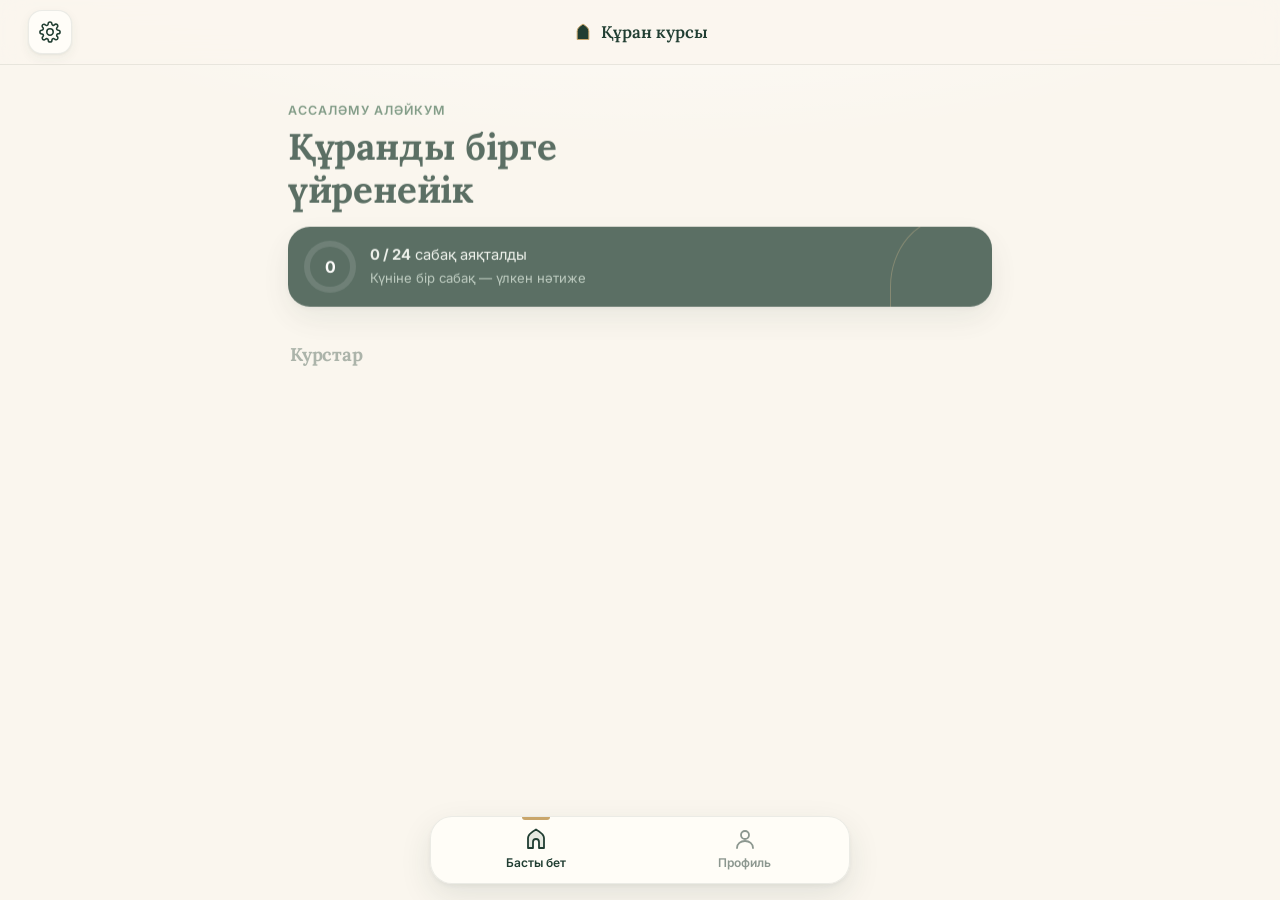
<file: index.html>
<!doctype html>
<html lang="kk">
<head>
  <meta charset="utf-8">
  <meta name="viewport" content="width=device-width, initial-scale=1">
  <title>Құран курсы</title>
  <meta http-equiv="refresh" content="0; url=quran-course/">
  <link rel="canonical" href="quran-course/">
</head>
<body style="background:#FAF6EE;color:#213E32;font-family:system-ui,sans-serif;padding:24px">
  <p><a href="quran-course/">Құран курсына өту</a></p>
</body>
</html>
</file>
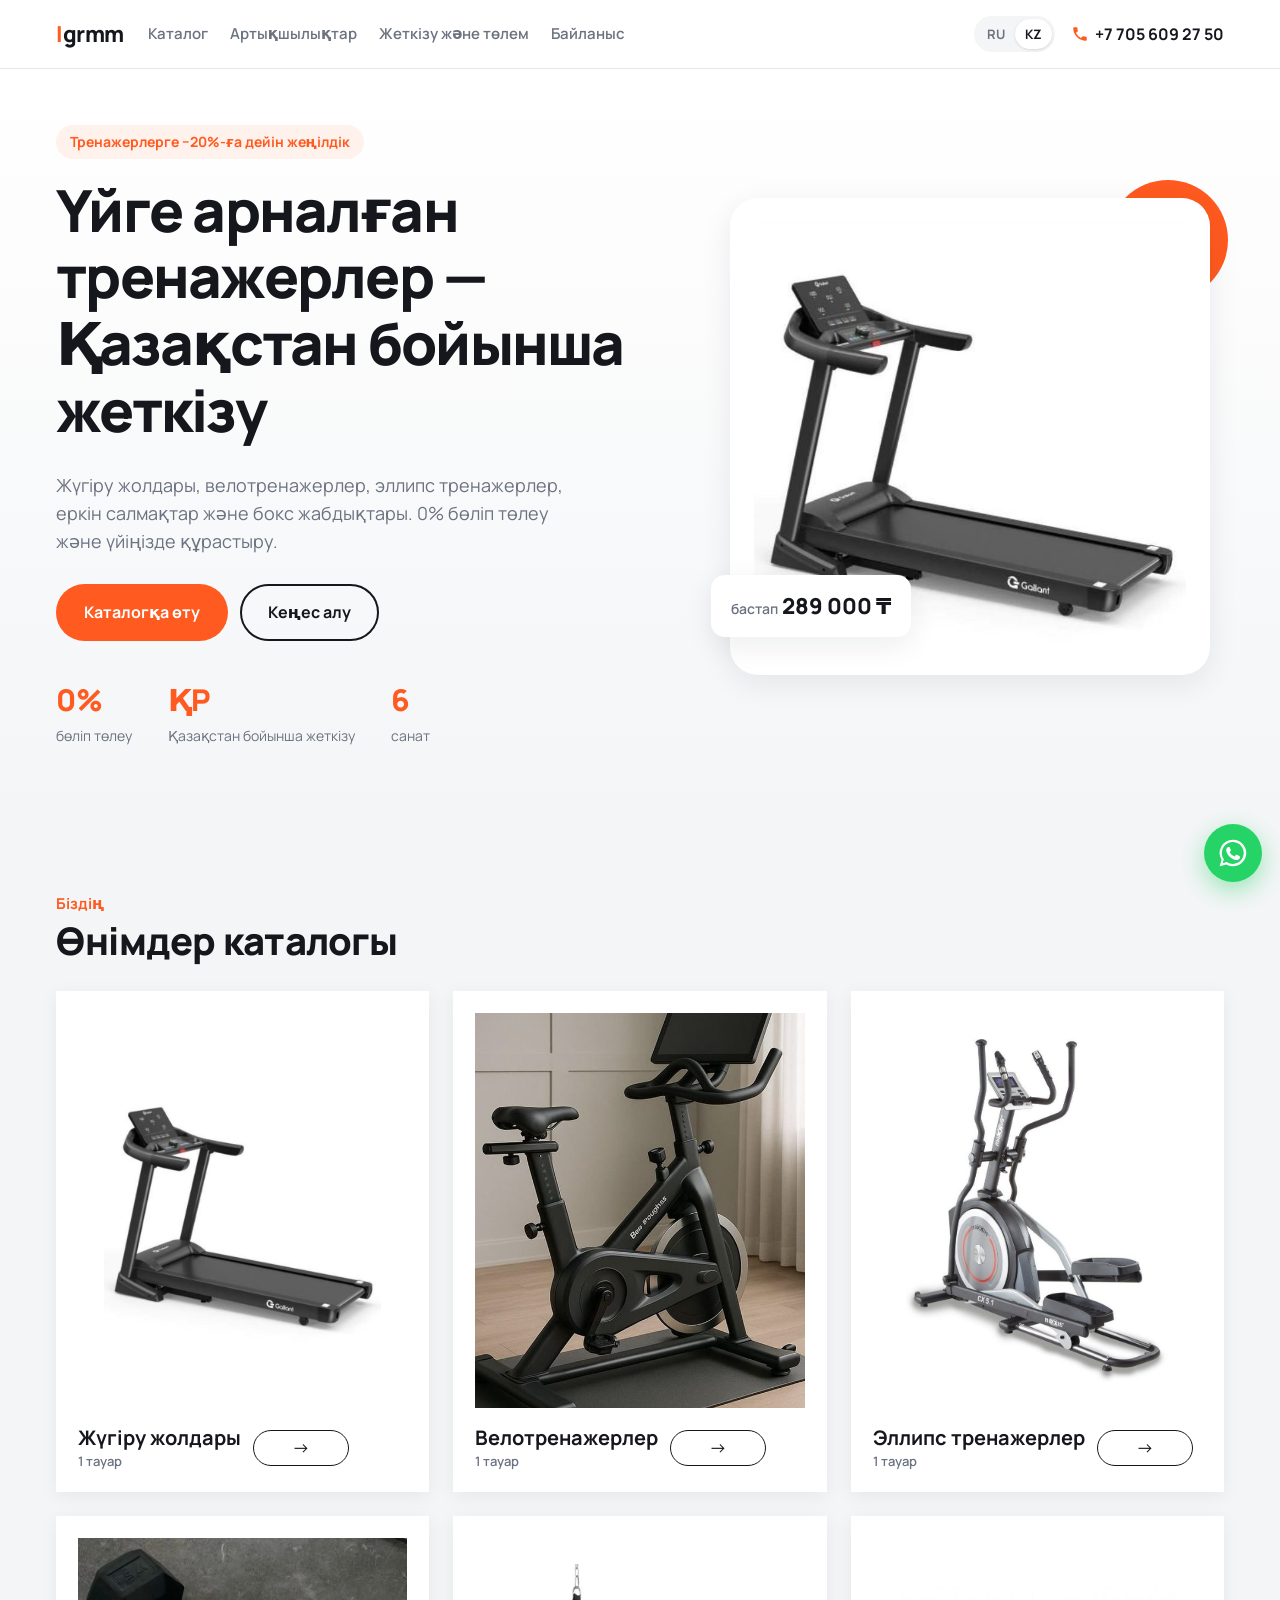
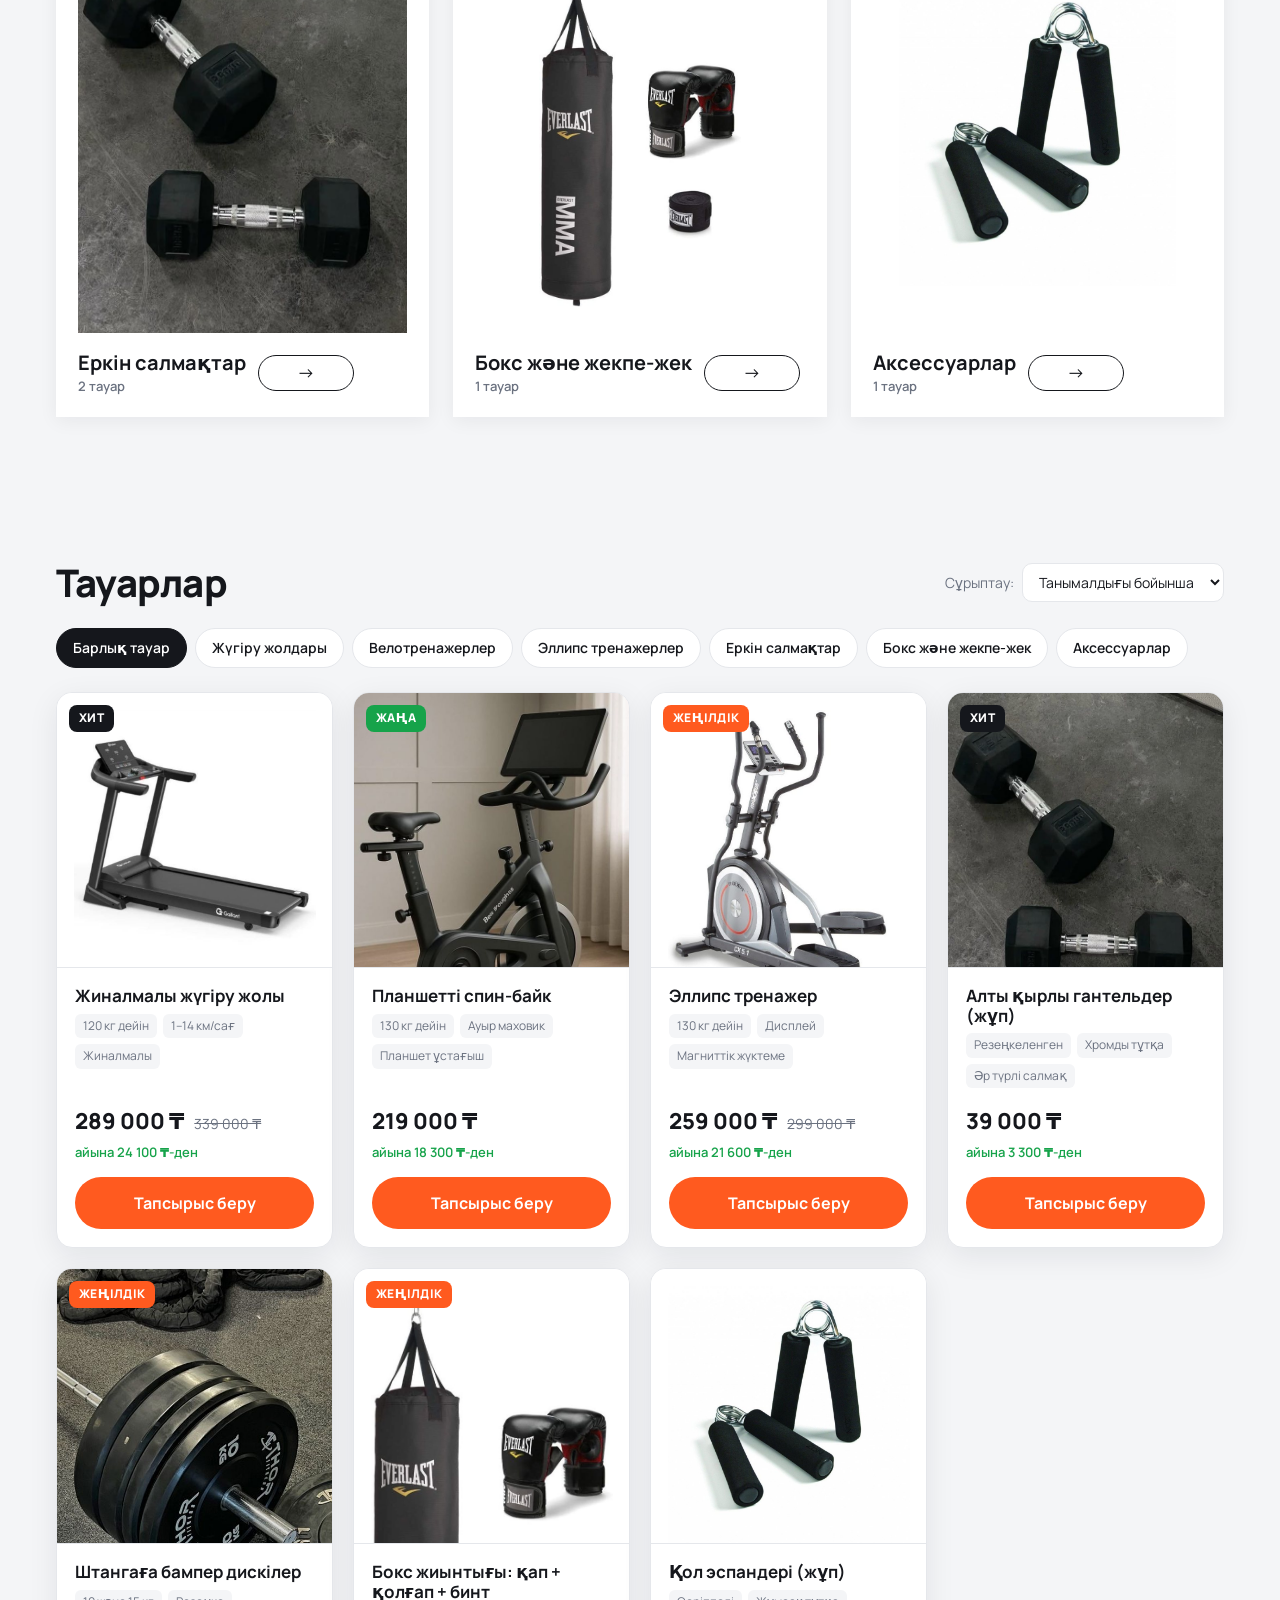
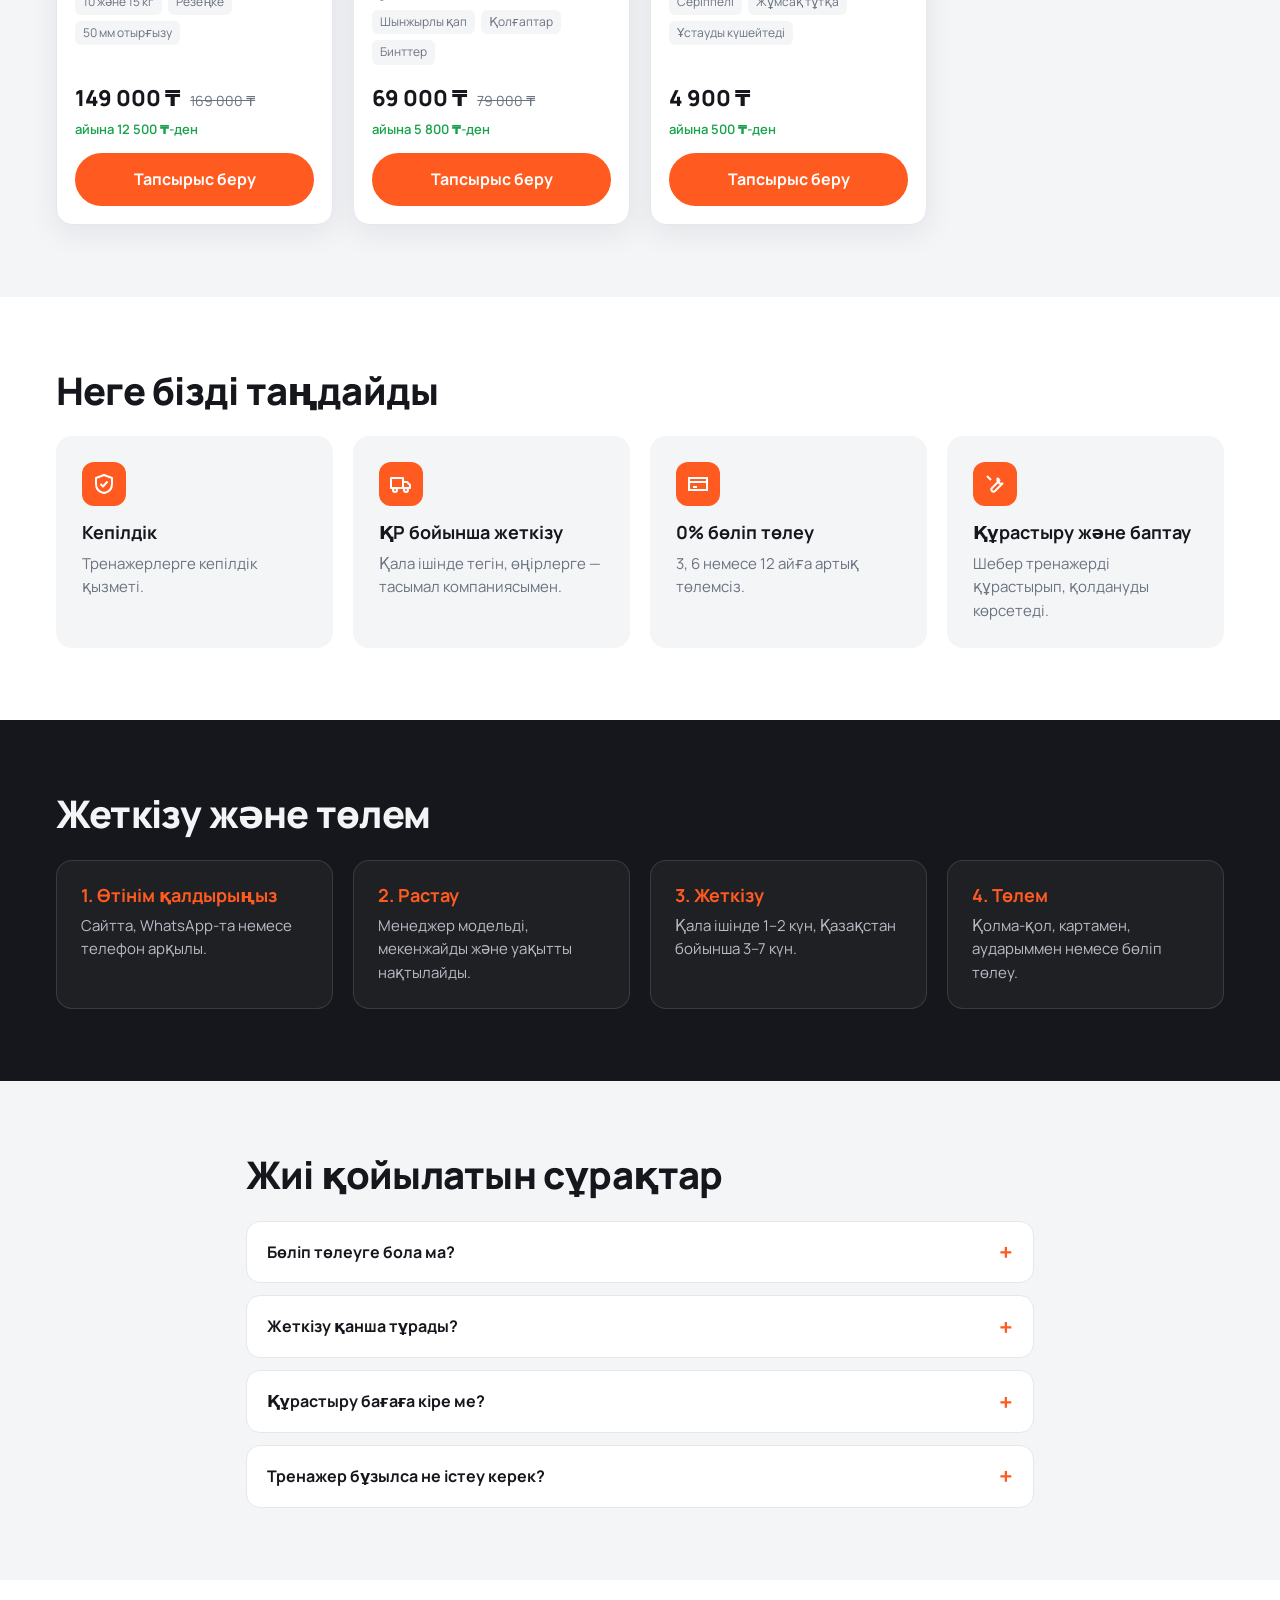
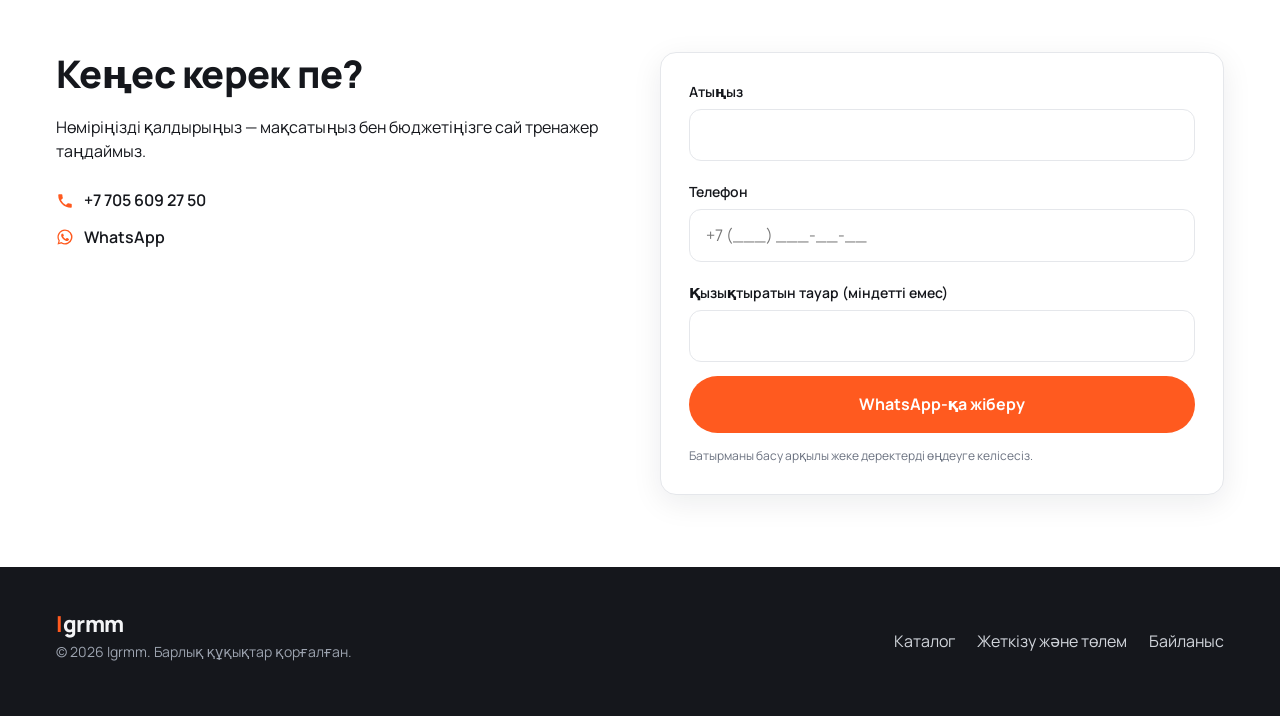
<file: igrmm/index.html>
<!doctype html>
<html lang="ru">
<head>
  <meta charset="utf-8">
  <meta name="viewport" content="width=device-width, initial-scale=1">
  <title>Igrmm — тренажёры для дома</title>
  <meta name="description" content="Беговые дорожки, велотренажёры и силовое оборудование с доставкой по Казахстану. Гарантия, рассрочка 0%.">
  <link rel="preconnect" href="https://fonts.googleapis.com">
  <link rel="preconnect" href="https://fonts.gstatic.com" crossorigin>
  <link href="https://fonts.googleapis.com/css2?family=Manrope:wght@400;600;700;800&display=swap" rel="stylesheet">
  <link rel="stylesheet" href="styles.css">
</head>
<body>

<!-- SVG иконкалар -->
<svg width="0" height="0" style="position:absolute" aria-hidden="true">
  <defs>
    <symbol id="i-treadmill" viewBox="0 0 64 64"><g fill="none" stroke="currentColor" stroke-width="3" stroke-linecap="round" stroke-linejoin="round"><path d="M8 50h40l8-6"/><path d="M12 50l6-6h30"/><path d="M44 44l6-30h6"/><circle cx="34" cy="14" r="4"/><path d="M32 20l-4 10 6 4-2 8M28 30l-6 2M34 24l6 4"/></g></symbol>
    <symbol id="i-bike" viewBox="0 0 64 64"><g fill="none" stroke="currentColor" stroke-width="3" stroke-linecap="round" stroke-linejoin="round"><circle cx="22" cy="42" r="10"/><path d="M22 42l12-18h8M30 30l10 20H16M40 50h10M18 24h10M44 18v6"/></g></symbol>
    <symbol id="i-elliptical" viewBox="0 0 64 64"><g fill="none" stroke="currentColor" stroke-width="3" stroke-linecap="round" stroke-linejoin="round"><ellipse cx="22" cy="44" rx="10" ry="6"/><path d="M10 54h44M22 44l20-6M42 38l6-26M48 12l-8-2M42 38l6 16"/></g></symbol>
    <symbol id="i-strength" viewBox="0 0 64 64"><g fill="none" stroke="currentColor" stroke-width="3" stroke-linecap="round" stroke-linejoin="round"><path d="M18 32h28"/><rect x="8" y="22" width="8" height="20" rx="2"/><rect x="48" y="22" width="8" height="20" rx="2"/><path d="M4 28v8M60 28v8"/></g></symbol>
    <symbol id="i-accessory" viewBox="0 0 64 64"><g fill="none" stroke="currentColor" stroke-width="3" stroke-linecap="round" stroke-linejoin="round"><path d="M20 20h24v8a12 12 0 0 1-24 0z"/><path d="M26 20v-6h12v6M26 52h12l-2-14h-8z"/></g></symbol>
    <symbol id="i-all" viewBox="0 0 64 64"><g fill="none" stroke="currentColor" stroke-width="3"><rect x="10" y="10" width="18" height="18" rx="4"/><rect x="36" y="10" width="18" height="18" rx="4"/><rect x="10" y="36" width="18" height="18" rx="4"/><rect x="36" y="36" width="18" height="18" rx="4"/></g></symbol>
    <symbol id="i-shield" viewBox="0 0 24 24"><path fill="none" stroke="currentColor" stroke-width="2" stroke-linejoin="round" d="M12 3l8 3v6c0 5-3.5 8-8 9-4.5-1-8-4-8-9V6z M8.5 12l2.5 2.5 4.5-5"/></symbol>
    <symbol id="i-truck" viewBox="0 0 24 24"><path fill="none" stroke="currentColor" stroke-width="2" stroke-linejoin="round" d="M2 6h12v10H2zM14 10h4l3 3v3h-7z"/><circle cx="6" cy="18" r="2" fill="none" stroke="currentColor" stroke-width="2"/><circle cx="17" cy="18" r="2" fill="none" stroke="currentColor" stroke-width="2"/></symbol>
    <symbol id="i-card" viewBox="0 0 24 24"><path fill="none" stroke="currentColor" stroke-width="2" d="M3 6h18v12H3zM3 10h18M7 15h4"/></symbol>
    <symbol id="i-tool" viewBox="0 0 24 24"><path fill="none" stroke="currentColor" stroke-width="2" stroke-linejoin="round" d="M14.5 6.5a4 4 0 0 0 5 5L12 19a2.1 2.1 0 0 1-3-3l7.5-7.5a4 4 0 0 0-2-2z M4 4l4 4"/></symbol>
    <symbol id="i-phone" viewBox="0 0 24 24"><path fill="currentColor" d="M6.6 10.8a15 15 0 0 0 6.6 6.6l2.2-2.2c.3-.3.7-.4 1-.2 1.1.4 2.3.6 3.6.6.6 0 1 .4 1 1V20c0 .6-.4 1-1 1A17 17 0 0 1 3 4c0-.6.4-1 1-1h3.5c.6 0 1 .4 1 1 0 1.3.2 2.5.6 3.6.1.3 0 .7-.2 1z"/></symbol>
    <symbol id="i-wa" viewBox="0 0 24 24"><path fill="currentColor" d="M12 2a10 10 0 0 0-8.6 15.1L2 22l5-1.3A10 10 0 1 0 12 2zm0 18.2c-1.6 0-3.1-.4-4.4-1.2l-.3-.2-3 .8.8-2.9-.2-.3A8.2 8.2 0 1 1 12 20.2zm4.5-6.1c-.2-.1-1.5-.7-1.7-.8-.2-.1-.4-.1-.6.1l-.8 1c-.1.2-.3.2-.5.1a6.7 6.7 0 0 1-3.3-2.9c-.3-.4.3-.4.8-1.4.1-.2 0-.3 0-.5l-.8-1.8c-.2-.5-.4-.4-.6-.4h-.5c-.2 0-.5.1-.7.3-.2.3-.9.9-.9 2.2s.9 2.5 1 2.7c.1.2 1.8 2.8 4.4 3.9 1.6.7 2.3.8 3.1.6.5-.1 1.5-.6 1.7-1.2.2-.6.2-1.1.2-1.2-.1-.1-.3-.2-.5-.3z"/></symbol>
    <symbol id="i-ig" viewBox="0 0 24 24"><g fill="none" stroke="currentColor" stroke-width="2"><rect x="3" y="3" width="18" height="18" rx="5"/><circle cx="12" cy="12" r="4"/><circle cx="17.5" cy="6.5" r="1" fill="currentColor"/></g></symbol>
    <symbol id="i-star" viewBox="0 0 24 24"><path fill="currentColor" d="M12 2l3 6.5 7 .8-5.2 4.8 1.4 7L12 17.6 5.8 21l1.4-7L2 9.3l7-.8z"/></symbol>
  </defs>
</svg>

<header class="header" id="top">
  <div class="container header__row">
    <a href="#top" class="logo" data-brand>Igrmm</a>
    <nav class="nav" id="nav">
      <a href="#catalog" data-i18n="nav.catalog">Каталог</a>
      <a href="#benefits" data-i18n="nav.benefits">Преимущества</a>
      <a href="#delivery" data-i18n="nav.delivery">Доставка и оплата</a>
      <a href="#contacts" data-i18n="nav.contacts">Контакты</a>
    </nav>
    <div class="header__actions">
      <div class="lang" role="group" aria-label="Language">
        <button type="button" data-lang="ru" class="is-active">RU</button>
        <button type="button" data-lang="kz">KZ</button>
      </div>
      <a class="header__phone" data-phone-link href="tel:+77056092750">
        <svg class="ic"><use href="#i-phone"/></svg><span data-phone>+7 705 609 27 50</span>
      </a>
      <button class="burger" id="burger" aria-label="Menu" aria-expanded="false"><span></span><span></span><span></span></button>
    </div>
  </div>
</header>

<main>
  <!-- HERO -->
  <section class="hero">
    <div class="container hero__grid">
      <div class="hero__content">
        <span class="pill" data-i18n="hero.tag">Скидки до −20% на тренажёры</span>
        <h1 data-i18n="hero.title">Тренажёры для дома с доставкой по Казахстану</h1>
        <p class="hero__text" data-i18n="hero.text">Беговые дорожки, велотренажёры и силовое оборудование.</p>
        <div class="hero__btns">
          <a href="#catalog" class="btn btn--primary" data-i18n="hero.cta1">Перейти в каталог</a>
          <a href="#contacts" class="btn btn--ghost" data-i18n="hero.cta2">Получить консультацию</a>
        </div>
        <ul class="hero__stats">
          <li><b>0%</b><span data-i18n="hero.stat3">рассрочка</span></li>
          <li><b data-i18n="hero.stat1v">РК</b><span data-i18n="hero.stat1">доставка по Казахстану</span></li>
          <li><b data-cat-count>6</b><span data-i18n="hero.stat2">категорий</span></li>
        </ul>
      </div>
      <div class="hero__visual">
        <img src="img/treadmill.jpg" alt="" width="719" height="714">
        <div class="hero__price"><small data-i18n="hero.from">от</small> <span data-min-price="treadmill"></span></div>
      </div>
    </div>
  </section>

  <!-- CATEGORIES -->
  <section class="section" id="categories">
    <div class="container">
      <span class="eyebrow" data-i18n="cats.eyebrow">Наш</span>
      <h2 data-i18n="cats.title">Каталог продукции</h2>
      <div class="cats" id="cats"></div>
    </div>
  </section>

  <!-- CATALOG -->
  <section class="section section--alt" id="catalog">
    <div class="container">
      <div class="catalog__head">
        <h2 data-i18n="catalog.title">Каталог</h2>
        <label class="sort">
          <span data-i18n="catalog.sort">Сортировка:</span>
          <select id="sort">
            <option value="popular" data-i18n="sort.popular">По популярности</option>
            <option value="asc" data-i18n="sort.asc">Сначала дешевле</option>
            <option value="desc" data-i18n="sort.desc">Сначала дороже</option>
          </select>
        </label>
      </div>
      <div class="chips" id="chips" role="group"></div>
      <div class="grid" id="products"></div>
    </div>
  </section>

  <!-- BENEFITS -->
  <section class="section" id="benefits">
    <div class="container">
      <h2 data-i18n="benefits.title">Почему выбирают нас</h2>
      <div class="benefits">
        <div class="benefit"><svg class="benefit__ic"><use href="#i-shield"/></svg><h3 data-i18n="b1.t"></h3><p data-i18n="b1.d"></p></div>
        <div class="benefit"><svg class="benefit__ic"><use href="#i-truck"/></svg><h3 data-i18n="b2.t"></h3><p data-i18n="b2.d"></p></div>
        <div class="benefit"><svg class="benefit__ic"><use href="#i-card"/></svg><h3 data-i18n="b3.t"></h3><p data-i18n="b3.d"></p></div>
        <div class="benefit"><svg class="benefit__ic"><use href="#i-tool"/></svg><h3 data-i18n="b4.t"></h3><p data-i18n="b4.d"></p></div>
      </div>
    </div>
  </section>

  <!-- DELIVERY -->
  <section class="section section--dark" id="delivery">
    <div class="container">
      <h2 data-i18n="delivery.title">Доставка и оплата</h2>
      <ol class="steps">
        <li><h3 data-i18n="d1.t"></h3><p data-i18n="d1.d"></p></li>
        <li><h3 data-i18n="d2.t"></h3><p data-i18n="d2.d"></p></li>
        <li><h3 data-i18n="d3.t"></h3><p data-i18n="d3.d"></p></li>
        <li><h3 data-i18n="d4.t"></h3><p data-i18n="d4.d"></p></li>
      </ol>
    </div>
  </section>

  <!-- FAQ -->
  <section class="section section--alt" id="faq">
    <div class="container container--narrow">
      <h2 data-i18n="faq.title">Частые вопросы</h2>
      <div class="faq">
        <details><summary data-i18n="q1"></summary><p data-i18n="a1"></p></details>
        <details><summary data-i18n="q2"></summary><p data-i18n="a2"></p></details>
        <details><summary data-i18n="q3"></summary><p data-i18n="a3"></p></details>
        <details><summary data-i18n="q4"></summary><p data-i18n="a4"></p></details>
      </div>
    </div>
  </section>

  <!-- LEAD FORM -->
  <section class="section" id="contacts">
    <div class="container lead">
      <div class="lead__info">
        <h2 data-i18n="form.title">Нужна консультация?</h2>
        <p data-i18n="form.text"></p>
        <ul class="contacts">
          <li><svg class="ic"><use href="#i-phone"/></svg><a data-phone-link data-phone href="tel:+77056092750">+7 705 609 27 50</a></li>
          <li><svg class="ic"><use href="#i-wa"/></svg><a data-wa-link target="_blank" rel="noopener" href="#">WhatsApp</a></li>
          <li data-ig-item><svg class="ic"><use href="#i-ig"/></svg><a data-ig-link target="_blank" rel="noopener" href="#">Instagram</a></li>
          <li data-address-item><span class="muted" data-address></span></li>
          <li data-hours-item><span class="muted" data-hours></span></li>
        </ul>
      </div>
      <form class="form card" id="leadForm" novalidate></form>
    </div>
  </section>
</main>

<footer class="footer">
  <div class="container footer__row">
    <div>
      <div class="logo" data-brand>Igrmm</div>
      <p class="muted small">© <span id="year"></span> <span data-brand>Igrmm</span>. <span data-i18n="footer.rights"></span></p>
    </div>
    <nav class="footer__nav">
      <a href="#catalog" data-i18n="footer.catalog"></a>
      <a href="#delivery" data-i18n="nav.delivery"></a>
      <a href="#contacts" data-i18n="footer.contacts"></a>
    </nav>
  </div>
</footer>

<!-- MODAL -->
<div class="modal" id="modal" hidden>
  <div class="modal__backdrop" data-close></div>
  <div class="modal__box card" role="dialog" aria-modal="true" aria-labelledby="modalTitle">
    <button class="modal__close" data-close aria-label="Close">×</button>
    <h3 id="modalTitle" data-i18n="modal.title">Оформить заказ</h3>
    <p class="modal__product" id="modalProduct"></p>
    <form class="form" id="modalForm" novalidate></form>
  </div>
</div>

<a class="wa-float" data-wa-link target="_blank" rel="noopener" href="#" aria-label="WhatsApp"><svg><use href="#i-wa"/></svg></a>

<script src="config.js"></script>
<script src="i18n.js"></script>
<script src="app.js"></script>
</body>
</html>
</file>
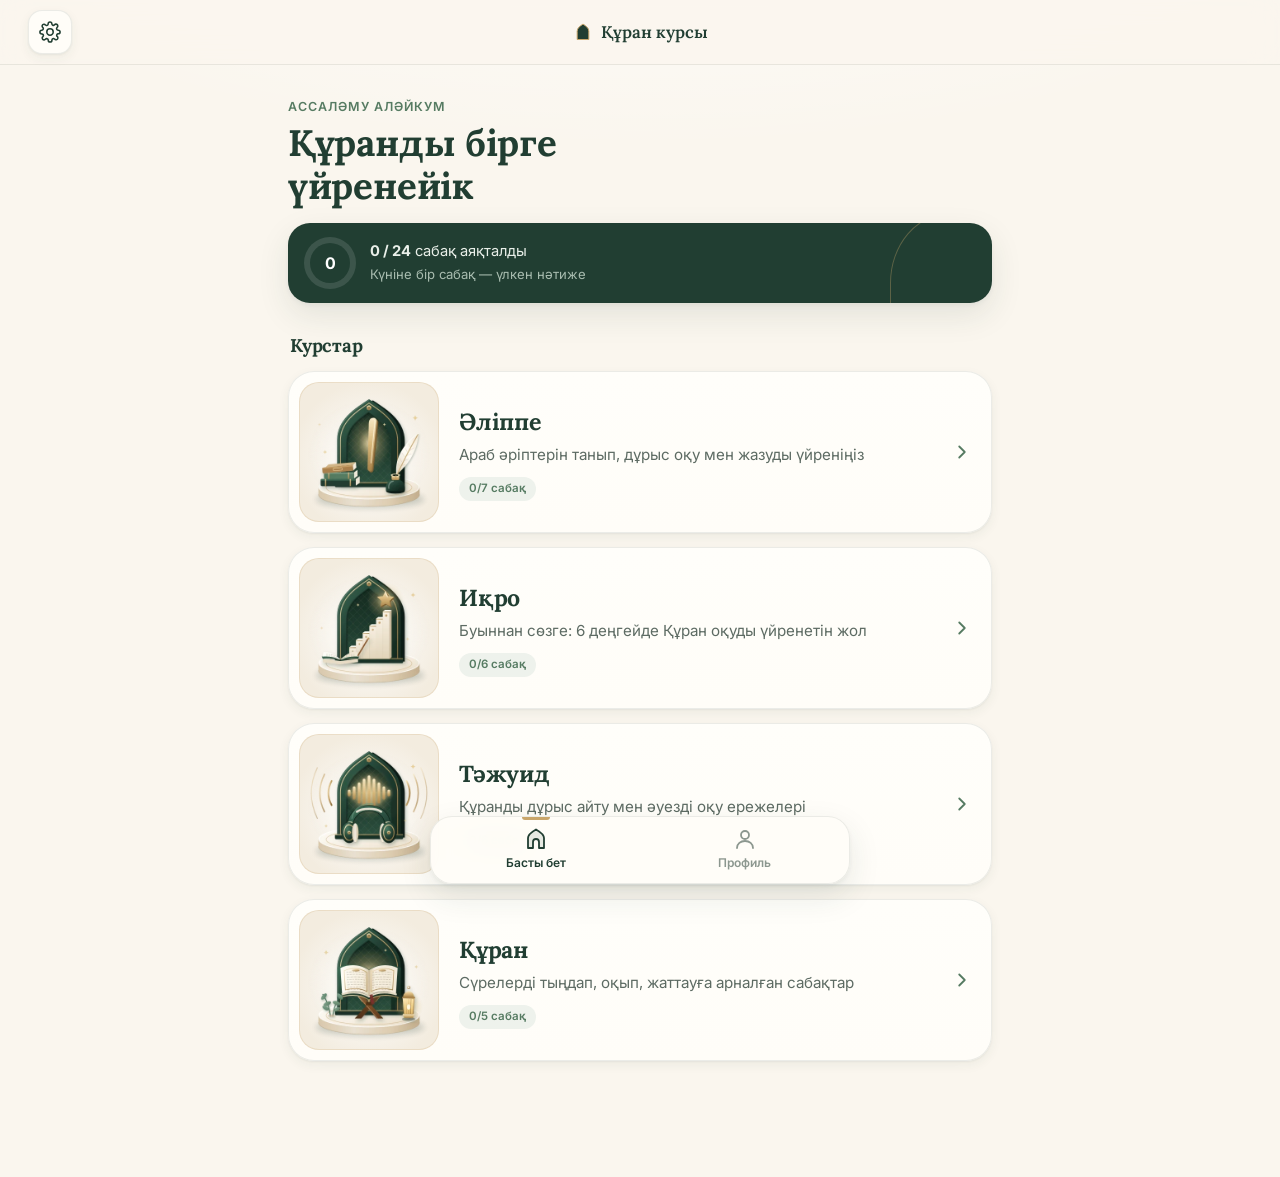
<file: quran-course/index.html>
<!doctype html>
<html lang="kk">
<head>
  <meta charset="utf-8">
  <meta name="viewport" content="width=device-width, initial-scale=1, viewport-fit=cover">
  <meta name="theme-color" content="#FAF6EE">
  <meta name="description" content="Құран курсы — Әліппе, Тәжуид және Құран сабақтары">
  <title>Құран курсы</title>
  <link rel="preconnect" href="https://fonts.googleapis.com">
  <link rel="preconnect" href="https://fonts.gstatic.com" crossorigin>
  <link href="https://fonts.googleapis.com/css2?family=Inter:wght@400;500;600;700&family=Lora:wght@500;600;700&family=Amiri:wght@400;700&display=swap" rel="stylesheet">
  <link rel="preload" as="image" type="image/webp" href="assets/illustrations/alippe-320.webp">
  <link rel="stylesheet" href="css/styles.css">
</head>
<body>

  <header class="topbar">
    <a class="icon-btn" href="#prefs" aria-label="Баптаулар" data-nav="settings">
      <svg viewBox="0 0 24 24" aria-hidden="true"><path d="M12 15.5a3.5 3.5 0 1 0 0-7 3.5 3.5 0 0 0 0 7Z"/><path d="M19.4 15a1.7 1.7 0 0 0 .3 1.8l.1.1a2 2 0 1 1-2.8 2.8l-.1-.1a1.7 1.7 0 0 0-1.8-.3 1.7 1.7 0 0 0-1 1.5V21a2 2 0 1 1-4 0v-.1a1.7 1.7 0 0 0-1.1-1.5 1.7 1.7 0 0 0-1.8.3l-.1.1a2 2 0 1 1-2.8-2.8l.1-.1a1.7 1.7 0 0 0 .3-1.8 1.7 1.7 0 0 0-1.5-1H3a2 2 0 1 1 0-4h.1a1.7 1.7 0 0 0 1.5-1.1 1.7 1.7 0 0 0-.3-1.8l-.1-.1a2 2 0 1 1 2.8-2.8l.1.1a1.7 1.7 0 0 0 1.8.3H9a1.7 1.7 0 0 0 1-1.5V3a2 2 0 1 1 4 0v.1a1.7 1.7 0 0 0 1 1.5 1.7 1.7 0 0 0 1.8-.3l.1-.1a2 2 0 1 1 2.8 2.8l-.1.1a1.7 1.7 0 0 0-.3 1.8V9a1.7 1.7 0 0 0 1.5 1H21a2 2 0 1 1 0 4h-.1a1.7 1.7 0 0 0-1.5 1Z"/></svg>
    </a>
    <div class="brand">
      <svg class="brand-arch" viewBox="0 0 24 24" aria-hidden="true"><path d="M5 21V11c0-3.6 3-5.8 7-8.5 4 2.7 7 4.9 7 8.5v10Z"/></svg>
      <span>Құран курсы</span>
    </div>
    <div class="streak" id="streak" title="Күн қатарынан" aria-live="polite"></div>
  </header>

  <main id="view" tabindex="-1" aria-live="polite"></main>

  <nav class="bottomnav" aria-label="Негізгі мәзір">
    <a href="#home" data-nav="home">
      <svg viewBox="0 0 24 24" aria-hidden="true"><path d="M4 21V11c0-3.2 2.8-5.5 8-8.5 5.2 3 8 5.3 8 8.5v10h-5v-6a3 3 0 0 0-6 0v6Z"/></svg>
      <span>Басты бет</span>
    </a>
    <a href="#profile" data-nav="profile">
      <svg viewBox="0 0 24 24" aria-hidden="true"><circle cx="12" cy="8" r="4"/><path d="M4 21c0-4.4 3.6-7 8-7s8 2.6 8 7"/></svg>
      <span>Профиль</span>
    </a>
  </nav>

  <div class="toast" id="toast" role="status" aria-live="polite"></div>

  <script src="js/data.js"></script>
  <script src="js/store.js"></script>
  <script src="js/app.js"></script>
</body>
</html>
</file>
<file: igrmm/styles.css>
:root {
  --bg: #ffffff;
  --bg-alt: #f4f5f7;
  --surface: #ffffff;
  --text: #15171c;
  --muted: #6b7280;
  --border: #e5e7eb;
  --accent: #ff5a1f;
  --accent-hover: #e94a10;
  --accent-soft: #fff1eb;
  --dark: #15171c;
  --dark-text: #f3f4f6;
  --success: #16a34a;
  --danger: #dc2626;
  --radius: 16px;
  --shadow: 0 8px 30px rgba(17, 24, 39, .08);
  --container: 1200px;
}

* { box-sizing: border-box; }
[hidden] { display: none !important; }
html { scroll-behavior: smooth; scroll-padding-top: 80px; }
body {
  margin: 0;
  font-family: "Manrope", system-ui, -apple-system, "Segoe UI", Roboto, sans-serif;
  color: var(--text);
  background: var(--bg);
  line-height: 1.55;
  -webkit-font-smoothing: antialiased;
}
img, svg { display: block; max-width: 100%; }
a { color: inherit; text-decoration: none; }
h1, h2, h3 { line-height: 1.15; margin: 0 0 .5em; }
h2 { font-size: clamp(26px, 3.2vw, 38px); font-weight: 800; letter-spacing: -.02em; }
h3 { font-size: 18px; font-weight: 700; }
p { margin: 0 0 1em; }
.muted { color: var(--muted); }
.small { font-size: 14px; }

.container { width: 100%; max-width: var(--container); margin: 0 auto; padding: 0 16px; }
.container--narrow { max-width: 820px; }
.section { padding: 72px 0; }
.section--alt { background: var(--bg-alt); }
.section--dark { background: var(--dark); color: var(--dark-text); }
.card { background: var(--surface); border: 1px solid var(--border); border-radius: var(--radius); box-shadow: var(--shadow); }
.ic { width: 18px; height: 18px; flex: none; }

/* Buttons */
.btn {
  display: inline-flex; align-items: center; justify-content: center; gap: 8px;
  padding: 14px 26px; border-radius: 999px; border: 2px solid transparent;
  font: inherit; font-weight: 700; cursor: pointer; transition: .2s;
}
.btn--primary { background: var(--accent); color: #fff; }
.btn--primary:hover { background: var(--accent-hover); transform: translateY(-1px); }
.btn--ghost { border-color: var(--text); }
.btn--ghost:hover { background: var(--text); color: #fff; }
.btn--block { width: 100%; }
.pill {
  display: inline-block; padding: 6px 14px; border-radius: 999px;
  background: var(--accent-soft); color: var(--accent); font-weight: 700; font-size: 14px;
}

/* Header */
.header {
  position: sticky; top: env(safe-area-inset-top, 0px); z-index: 50;
  background: rgba(255, 255, 255, .92); backdrop-filter: blur(10px);
  border-bottom: 1px solid var(--border);
}
.header__row { display: flex; align-items: center; gap: 24px; height: 68px; }
.logo { font-weight: 800; font-size: 22px; letter-spacing: -.02em; white-space: nowrap; }
.logo::first-letter { color: var(--accent); }
.nav { display: flex; gap: 22px; margin-right: auto; }
.nav a { font-weight: 600; font-size: 15px; color: var(--muted); transition: color .2s; }
.nav a:hover { color: var(--text); }
.header__actions { display: flex; align-items: center; gap: 16px; margin-left: auto; }
.header__phone { display: flex; align-items: center; gap: 6px; font-weight: 700; white-space: nowrap; }
.header__phone .ic { color: var(--accent); }
.lang { display: flex; background: var(--bg-alt); border-radius: 999px; padding: 3px; }
.lang button {
  border: 0; background: none; font: inherit; font-size: 13px; font-weight: 700;
  padding: 5px 10px; border-radius: 999px; cursor: pointer; color: var(--muted);
}
.lang button.is-active { background: var(--surface); color: var(--text); box-shadow: 0 1px 3px rgba(0,0,0,.12); }
.burger { display: none; width: 40px; height: 40px; border: 0; background: none; cursor: pointer; padding: 8px; }
.burger span { display: block; height: 2px; background: var(--text); margin: 5px 0; border-radius: 2px; transition: .25s; }
.burger[aria-expanded="true"] span:nth-child(1) { transform: translateY(7px) rotate(45deg); }
.burger[aria-expanded="true"] span:nth-child(2) { opacity: 0; }
.burger[aria-expanded="true"] span:nth-child(3) { transform: translateY(-7px) rotate(-45deg); }

/* Hero */
.hero { padding: 56px 0 72px; background: linear-gradient(180deg, #fff 0%, var(--bg-alt) 100%); overflow: hidden; }
.hero__grid { position: relative; z-index: 0; display: grid; grid-template-columns: 1.1fr .9fr; gap: 40px; align-items: center; }
.hero h1 { font-size: clamp(32px, 5vw, 58px); font-weight: 800; letter-spacing: -.03em; margin-top: 18px; }
.hero__text { font-size: 18px; color: var(--muted); max-width: 540px; }
.hero__btns { display: flex; flex-wrap: wrap; gap: 12px; margin: 28px 0 36px; }
.hero__stats { list-style: none; padding: 0; margin: 0; display: flex; gap: 36px; flex-wrap: wrap; }
.hero__stats b { display: block; font-size: 30px; font-weight: 800; color: var(--accent); }
.hero__stats span { font-size: 14px; color: var(--muted); }
.hero__visual {
  position: relative; max-width: 480px; justify-self: center; width: 100%;
  background: #fff; border-radius: 28px; padding: 24px; box-shadow: var(--shadow);
}
.hero__visual::before {
  content: ""; position: absolute; right: -18px; top: -18px; width: 120px; height: 120px;
  border-radius: 50%; background: var(--accent); z-index: -1;
}
.hero__visual img { width: 100%; height: auto; aspect-ratio: 719 / 714; object-fit: contain; }
.hero__price {
  position: absolute; left: -4%; bottom: 8%;
  background: var(--surface); padding: 14px 20px; border-radius: 14px; box-shadow: var(--shadow);
  font-weight: 800; font-size: 22px;
}
.hero__price small { font-weight: 600; color: var(--muted); font-size: 14px; }

/* Categories */
.eyebrow { display: block; color: var(--accent); font-weight: 700; font-size: 15px; margin-bottom: 4px; }
#categories { background: var(--bg-alt); }
.cats { display: grid; grid-template-columns: repeat(3, 1fr); gap: 24px; margin-top: 28px; }
.cat {
  display: flex; flex-direction: column; gap: 18px; text-align: left; padding: 22px;
  background: var(--surface); border: 0; box-shadow: 0 4px 18px rgba(17, 24, 39, .06);
  font: inherit; color: var(--text); cursor: pointer; transition: transform .2s, box-shadow .2s;
}
.cat:hover { transform: translateY(-4px); box-shadow: 0 14px 34px rgba(17, 24, 39, .12); }
.cat:focus-visible, .chip:focus-visible, .btn:focus-visible { outline: 3px solid var(--accent); outline-offset: 3px; }
.cat__img { display: block; aspect-ratio: 5 / 6; background: #f3f3f3; overflow: hidden; position: relative; }
.cat__img img { width: 100%; height: 100%; transition: transform .4s; }
.cat:hover .cat__img img { transform: scale(1.04); }
.cat__img svg { width: 40%; height: 40%; margin: 30% auto; color: #9aa1ad; }
.cat__foot { display: flex; align-items: center; justify-content: space-between; gap: 12px; }
.cat__name { font-size: 20px; font-weight: 700; line-height: 1.2; min-width: 0; }
.cat__name small { display: block; font-size: 13px; font-weight: 600; color: var(--muted); margin-top: 4px; }
.cat__arrow {
  flex: none; display: grid; place-items: center; width: 96px; height: 36px;
  border: 1.5px solid var(--text); border-radius: 999px; font-size: 18px; transition: .2s;
}
.cat:hover .cat__arrow { background: var(--accent); border-color: var(--accent); color: #fff; }
.fit-contain { object-fit: contain; background: #fff; padding: 8%; }
.fit-cover { object-fit: cover; }

/* Filter chips */
.chips { display: flex; flex-wrap: wrap; gap: 8px; margin-bottom: 24px; }
.chip {
  font: inherit; font-size: 14px; font-weight: 600; padding: 8px 16px; border-radius: 999px;
  border: 1.5px solid var(--border); background: var(--surface); color: var(--text); cursor: pointer; transition: .2s;
}
.chip:hover { border-color: var(--accent); }
.chip.is-active { background: var(--text); border-color: var(--text); color: #fff; }

/* Catalog */
.catalog__head { display: flex; justify-content: space-between; align-items: center; gap: 16px; flex-wrap: wrap; margin-bottom: 24px; }
.catalog__head h2 { margin: 0; }
.sort { display: flex; align-items: center; gap: 8px; font-size: 14px; color: var(--muted); }
.sort select { font: inherit; padding: 8px 12px; border-radius: 10px; border: 1px solid var(--border); background: var(--surface); color: var(--text); }
.grid { display: grid; grid-template-columns: repeat(auto-fill, minmax(250px, 1fr)); gap: 20px; }
.product { display: flex; flex-direction: column; overflow: hidden; transition: transform .2s, box-shadow .2s; }
.product:hover { transform: translateY(-4px); box-shadow: 0 14px 40px rgba(17,24,39,.12); }
.product__img { position: relative; aspect-ratio: 1; background: #fff; display: grid; place-items: center; overflow: hidden; border-bottom: 1px solid var(--border); }
.product__img img { width: 100%; height: 100%; }
.product__img .fit-contain { padding: 6%; }
.product__img svg { width: 45%; height: 45%; color: #9aa1ad; }
.badge { z-index: 1; position: absolute; top: 12px; left: 12px; padding: 4px 10px; border-radius: 8px; font-size: 12px; font-weight: 800; color: #fff; text-transform: uppercase; letter-spacing: .03em; }
.badge--sale { background: var(--accent); }
.badge--hit { background: var(--dark); }
.badge--new { background: var(--success); }
.product__body { padding: 18px; display: flex; flex-direction: column; flex: 1; }
.product__name { font-size: 17px; margin-bottom: 8px; }
.product__specs { list-style: none; padding: 0; margin: 0 0 16px; display: flex; flex-wrap: wrap; gap: 6px; }
.product__specs li { font-size: 12px; background: var(--bg-alt); padding: 3px 8px; border-radius: 6px; color: var(--muted); }
.product__price { margin-top: auto; display: flex; align-items: baseline; gap: 10px; flex-wrap: wrap; }
.product__price b { font-size: 22px; font-weight: 800; }
.product__price s { color: var(--muted); font-size: 14px; }
.product__inst { font-size: 13px; color: var(--success); font-weight: 600; margin: 4px 0 14px; }
.product .btn { padding: 12px 20px; }
.empty { grid-column: 1 / -1; text-align: center; padding: 40px; color: var(--muted); }

/* Benefits */
.benefits { display: grid; grid-template-columns: repeat(4, 1fr); gap: 20px; margin-top: 24px; }
.benefit { padding: 26px; border-radius: var(--radius); background: var(--bg-alt); }
.benefit__ic { width: 44px; height: 44px; padding: 10px; border-radius: 12px; background: var(--accent); color: #fff; margin-bottom: 16px; }
.benefit p { color: var(--muted); margin: 0; font-size: 15px; }

/* Steps */
.steps { list-style: none; padding: 0; margin: 24px 0 0; display: grid; grid-template-columns: repeat(4, 1fr); gap: 20px; }
.steps li { padding: 24px; border-radius: var(--radius); border: 1px solid rgba(255,255,255,.12); background: rgba(255,255,255,.04); }
.steps h3 { color: var(--accent); }
.steps p { color: #b8bcc6; margin: 0; font-size: 15px; }

/* Reviews */
.reviews { display: grid; grid-template-columns: repeat(3, 1fr); gap: 20px; margin-top: 16px; }
.review { margin: 0; padding: 24px; border-radius: var(--radius); border: 1px solid var(--border); }
.stars { display: flex; gap: 2px; color: #f5a524; margin-bottom: 12px; }
.stars svg { width: 18px; height: 18px; }
.review blockquote { margin: 0 0 14px; font-size: 16px; }
.review figcaption { font-weight: 700; font-size: 14px; color: var(--muted); }

/* FAQ */
.faq { display: flex; flex-direction: column; gap: 12px; margin-top: 24px; }
.faq details { background: var(--surface); border: 1px solid var(--border); border-radius: 14px; padding: 0 20px; }
.faq summary { cursor: pointer; list-style: none; padding: 18px 28px 18px 0; font-weight: 700; position: relative; }
.faq summary::-webkit-details-marker { display: none; }
.faq summary::after { content: "+"; position: absolute; right: 0; top: 50%; transform: translateY(-50%); font-size: 24px; color: var(--accent); transition: transform .2s; }
.faq details[open] summary::after { transform: translateY(-50%) rotate(45deg); }
.faq details p { color: var(--muted); padding-bottom: 18px; margin: 0; }

/* Lead */
.lead { display: grid; grid-template-columns: 1fr 1fr; gap: 40px; align-items: start; }
.contacts { list-style: none; padding: 0; margin: 24px 0 0; display: flex; flex-direction: column; gap: 12px; }
.contacts li { display: flex; align-items: center; gap: 10px; font-weight: 600; }
.contacts .ic { color: var(--accent); }
.contacts a:hover { color: var(--accent); }

/* Form */
.form { display: flex; flex-direction: column; gap: 14px; }
.lead .form { padding: 28px; }
.field { display: flex; flex-direction: column; gap: 6px; }
.field label { font-size: 14px; font-weight: 600; }
.field input {
  font: inherit; padding: 13px 16px; border-radius: 12px; border: 1.5px solid var(--border);
  background: var(--surface); color: var(--text); transition: border-color .2s;
}
.field input:focus { outline: none; border-color: var(--accent); }
.field.has-error input { border-color: var(--danger); }
.field__err { font-size: 13px; color: var(--danger); min-height: 0; }
.form__note { font-size: 12px; color: var(--muted); margin: 0; }
.form__ok { display: flex; flex-direction: column; gap: 10px; font-size: 14px; color: var(--success); font-weight: 600; }
.form__ok p { margin: 0; }
.btn--wa { background: #25d366; color: #fff; }
.btn--wa:hover { background: #1fb457; }

/* Footer */
.footer { background: var(--dark); color: var(--dark-text); padding: 40px 0; }
.footer .muted { color: #9ca3af; }
.footer__row { display: flex; justify-content: space-between; align-items: center; gap: 24px; flex-wrap: wrap; }
.footer__nav { display: flex; gap: 22px; flex-wrap: wrap; }
.footer__nav a { color: #d1d5db; }
.footer__nav a:hover { color: var(--accent); }

/* Modal */
.modal { position: fixed; inset: 0; z-index: 100; display: grid; place-items: center; padding: 16px; }
.modal[hidden] { display: none; }
.modal__backdrop { position: absolute; inset: 0; background: rgba(10, 12, 16, .6); }
.modal__box { position: relative; width: 100%; max-width: 440px; padding: 28px; animation: pop .2s ease-out; }
.modal__close { position: absolute; top: 10px; right: 14px; border: 0; background: none; font-size: 30px; line-height: 1; cursor: pointer; color: var(--muted); }
.modal__product { font-weight: 700; color: var(--accent); }
@keyframes pop { from { transform: scale(.95); opacity: 0; } to { transform: none; opacity: 1; } }

/* WhatsApp float */
.wa-float {
  position: fixed; right: 18px; bottom: 18px; z-index: 60;
  width: 58px; height: 58px; border-radius: 50%; background: #25d366; color: #fff;
  display: grid; place-items: center; box-shadow: 0 8px 24px rgba(37, 211, 102, .45); transition: transform .2s;
}
.wa-float:hover { transform: scale(1.08); }
.wa-float svg { width: 32px; height: 32px; }

/* Responsive */
@media (max-width: 1100px) {
  .nav { gap: 16px; }
  .header__phone span { display: none; }
}
@media (max-width: 960px) {
  .burger { display: block; }
  .nav {
    position: fixed; top: 68px; left: 0; right: 0; margin: 0;
    flex-direction: column; gap: 0; background: var(--surface);
    border-bottom: 1px solid var(--border); box-shadow: var(--shadow);
    padding: 8px 16px 16px; transform: translateY(-120%); transition: transform .3s; z-index: -1;
  }
  .nav.is-open { transform: none; }
  .nav a { padding: 14px 0; border-bottom: 1px solid var(--border); font-size: 17px; color: var(--text); }
  .hero__grid, .lead { grid-template-columns: 1fr; }
  .hero__visual { max-width: 340px; order: -1; }
  .cats { grid-template-columns: repeat(2, 1fr); gap: 16px; }
  .cat { padding: 14px; gap: 12px; }
  .cat__name { font-size: 16px; }
  .cat__arrow { width: 56px; height: 32px; }
  .benefits, .steps { grid-template-columns: repeat(2, 1fr); }
  .reviews { grid-template-columns: 1fr; }
}
@media (max-width: 560px) {
  .section { padding: 52px 0; }
  .hero { padding: 32px 0 52px; }
  .hero__visual { max-width: 240px; }
  .hero__price { font-size: 17px; padding: 10px 14px; }
  .hero__btns .btn { flex: 1 1 100%; }
  .hero__stats { gap: 22px; }
  .cats { gap: 12px; }
  .cat { padding: 10px; }
  .cat__foot { flex-direction: column; align-items: stretch; gap: 10px; }
  .cat__name { font-size: 15px; }
  .cat__arrow { width: 100%; }
  .benefits, .steps { grid-template-columns: 1fr; }
  .grid { grid-template-columns: repeat(2, 1fr); gap: 12px; }
  .product__body { padding: 12px; }
  .product__name { font-size: 14px; }
  .product__specs { display: none; }
  .product__price b { font-size: 17px; }
  .product .btn { padding: 10px 12px; font-size: 14px; }
  .hero__visual { padding: 14px; }
  .header__actions { gap: 8px; }
  .lead .form { padding: 20px; }
}
</file>
<file: quran-course/css/styles.css>
:root {
  --cream: #FAF6EE;
  --forest: #213E32;
  --sage: #567B62;
  --beige: #E9E0D1;
  --gold: #C9A66B;

  --ink: #1E2A24;
  --ink-soft: #5D6B63;
  --card: #FFFDF8;
  --line: rgba(33, 62, 50, .09);
  --shadow-sm: 0 1px 2px rgba(33, 62, 50, .06), 0 4px 12px rgba(33, 62, 50, .06);
  --shadow-md: 0 2px 4px rgba(33, 62, 50, .05), 0 12px 32px rgba(33, 62, 50, .10);
  --radius: 22px;
  --ease: cubic-bezier(.22, .8, .24, 1);
  --font-scale: 1;
  --nav-h: 68px;
  --gutter: 16px;
  color-scheme: light;
}

* { box-sizing: border-box; }
html { -webkit-text-size-adjust: 100%; font-size: calc(16px * var(--font-scale)); }
body {
  margin: 0;
  min-height: 100dvh;
  background:
    radial-gradient(1200px 500px at 50% -200px, #FFFFFF 0%, rgba(255, 255, 255, 0) 70%),
    var(--cream);
  color: var(--ink);
  font: 400 1rem/1.55 Inter, system-ui, -apple-system, "Segoe UI", Roboto, sans-serif;
  -webkit-font-smoothing: antialiased;
  padding-bottom: calc(var(--nav-h) + env(safe-area-inset-bottom) + 24px);
}
h1, h2, h3 { font-family: Lora, Georgia, serif; color: var(--forest); margin: 0; letter-spacing: -.01em; }
a { color: inherit; text-decoration: none; }
button { font: inherit; }
.ar { font-family: Amiri, "Noto Naskh Arabic", "Geeza Pro", serif; direction: rtl; unicode-bidi: isolate; }
.muted { color: var(--ink-soft); }
.skip { position: absolute; left: -999px; top: 8px; background: var(--forest); color: #fff; padding: 8px 12px; border-radius: 8px; z-index: 50; }
.skip:focus { left: 8px; }
:focus-visible { outline: 2.5px solid var(--gold); outline-offset: 3px; border-radius: 10px; }
main:focus-visible { outline: none; }

/* ---------- top bar ---------- */
.topbar {
  position: sticky; top: 0; z-index: 20;
  display: grid; grid-template-columns: 44px 1fr 44px; align-items: center;
  padding: calc(env(safe-area-inset-top) + 10px) var(--gutter) 10px;
  background: rgba(250, 246, 238, .82);
  backdrop-filter: saturate(1.2) blur(14px); -webkit-backdrop-filter: saturate(1.2) blur(14px);
  border-bottom: 1px solid var(--line);
}
.icon-btn {
  width: 44px; height: 44px; display: grid; place-items: center;
  border-radius: 14px; background: var(--card); box-shadow: var(--shadow-sm); border: 1px solid var(--line);
  transition: transform .25s var(--ease);
}
.icon-btn svg { width: 22px; height: 22px; fill: none; stroke: var(--forest); stroke-width: 1.7; stroke-linecap: round; stroke-linejoin: round; }
.icon-btn:active { transform: scale(.94); }
.icon-btn.active { background: var(--forest); }
.icon-btn.active svg { stroke: var(--cream); }
.brand { display: flex; gap: 8px; align-items: center; justify-content: center; font: 600 1.05rem Lora, serif; color: var(--forest); }
.brand-arch { width: 20px; height: 20px; fill: var(--forest); stroke: var(--gold); stroke-width: 1.2; }
.streak { justify-self: end; display: flex; align-items: center; gap: 4px; font-weight: 600; color: var(--forest); font-size: .9rem; }
.streak svg { width: 18px; height: 18px; fill: var(--gold); }

/* ---------- layout ---------- */
main { max-width: 760px; margin: 0 auto; padding: 20px var(--gutter) 0; outline: none; }
.section-title { font-size: 1.15rem; margin: 28px 2px 12px; }
.eyebrow { margin: 0 0 6px; font-size: .78rem; font-weight: 600; letter-spacing: .08em; text-transform: uppercase; color: var(--sage); }
.page-title { font-size: 1.7rem; margin: 6px 0 16px; }
.panel { background: var(--card); border: 1px solid var(--line); border-radius: var(--radius); box-shadow: var(--shadow-sm); padding: 16px; }
.pill { display: inline-block; font-size: .72rem; font-weight: 600; color: var(--sage); background: #EEF2EC; border-radius: 999px; padding: 3px 10px; }
.pill-gold { color: #7A5B2A; background: #F5EBD7; }
.link { color: var(--sage); font-weight: 600; font-size: .9rem; }

/* ---------- hero ---------- */
.hero h1 { font-size: clamp(1.7rem, 6vw, 2.3rem); line-height: 1.15; }
.overall {
  margin-top: 16px; display: flex; gap: 14px; align-items: center;
  background: var(--forest); color: #E9EFE9; border-radius: var(--radius); padding: 14px 16px;
  box-shadow: var(--shadow-md); position: relative; overflow: hidden;
}
.overall::after { /* faint arch motif */
  content: ""; position: absolute; right: -20px; top: -10px; width: 120px; height: 150px;
  border: 1.5px solid rgba(201, 166, 107, .35); border-radius: 60px 60px 0 0 / 70px 70px 0 0;
}
.overall p { margin: 0; font-size: .92rem; }
.overall .muted { color: #A9BDB0; font-size: .82rem; }
.overall-ring {
  --p: 0; flex: none; width: 52px; height: 52px; border-radius: 50%;
  background: conic-gradient(var(--gold) calc(var(--p) * 1%), rgba(255, 255, 255, .12) 0);
  display: grid; place-items: center;
}
.overall-ring span { width: 40px; height: 40px; border-radius: 50%; background: var(--forest); display: grid; place-items: center; font-weight: 700; color: #fff; }

/* ---------- course cards ---------- */
.course-list, .lesson-list, .badges { list-style: none; margin: 0; padding: 0; display: grid; gap: 14px; }
.course-card {
  display: grid; grid-template-columns: 112px 1fr 24px; align-items: center; gap: 14px;
  min-height: 132px; padding: 10px 16px 10px 10px;
  background: linear-gradient(180deg, #FFFEFA, var(--card));
  border: 1px solid var(--line); border-radius: 26px; box-shadow: var(--shadow-sm);
  transition: transform .35s var(--ease), box-shadow .35s var(--ease);
  -webkit-tap-highlight-color: transparent;
}
.course-art {
  width: 112px; height: 112px; border-radius: 20px;
  background: radial-gradient(circle at 50% 55%, #FFFFFF, #F3ECDF 75%);
  border: 1px solid rgba(201, 166, 107, .22);
  display: grid; place-items: center; overflow: hidden;
}
.illus { display: block; }
.illus img { display: block; width: 100%; height: auto; transition: transform .45s var(--ease); will-change: transform; }
.illus-sm { width: 108px; }
.course-text h3 { font-size: 1.25rem; margin-bottom: 4px; }
.course-text p { margin: 0 0 8px; font-size: .88rem; color: var(--ink-soft); line-height: 1.4; }
.chev { width: 22px; height: 22px; fill: none; stroke: var(--sage); stroke-width: 2; stroke-linecap: round; stroke-linejoin: round; transition: transform .3s var(--ease); }
@media (hover: hover) {
  .course-card:hover { transform: translateY(-2px); box-shadow: var(--shadow-md); }
  .course-card:hover .illus img { transform: translateY(-4px) scale(1.06); }
  .course-card:hover .chev { transform: translateX(3px); }
}
.course-card:active { transform: scale(.985); }
.course-card:active .illus img { transform: translateY(-3px) scale(1.05); }

/* ---------- course header ---------- */
.back { display: inline-flex; align-items: center; gap: 2px; font-weight: 600; font-size: .9rem; color: var(--sage); margin: 0 0 12px -4px; padding: 6px 4px; }
.back svg { width: 20px; height: 20px; fill: none; stroke: currentColor; stroke-width: 2; stroke-linecap: round; stroke-linejoin: round; }
.course-header {
  position: relative; overflow: hidden; text-align: center;
  background: var(--card); border: 1px solid var(--line); border-radius: 28px; box-shadow: var(--shadow-md);
  padding: 0 18px 20px;
}
.course-header::before { /* deep green arch accent */
  content: ""; position: absolute; inset: 0 0 auto 0; height: 150px;
  background:
    radial-gradient(120px 90px at 50% 100%, rgba(201, 166, 107, .25), transparent 70%),
    linear-gradient(180deg, #2B4E3F, var(--forest));
  border-bottom: 2px solid rgba(201, 166, 107, .6);
}
.course-header-art {
  position: relative; width: 200px; height: 200px; margin: 18px auto 4px;
  border-radius: 50%; background: radial-gradient(circle at 50% 55%, #FFFFFF 0%, #F4EDE0 70%);
  box-shadow: 0 0 0 6px rgba(250, 246, 238, .9), var(--shadow-md);
  display: grid; place-items: center;
}
.illus-lg { width: 184px; }
.course-header h1 { font-size: 1.8rem; margin-top: 10px; }
.course-header p { margin: 6px auto 14px; color: var(--ink-soft); max-width: 36ch; font-size: .95rem; }

.progress { text-align: left; }
.progress-meta { display: flex; justify-content: space-between; font-size: .8rem; font-weight: 600; color: var(--sage); margin-bottom: 6px; }
.bar { height: 8px; border-radius: 999px; background: #ECE5D8; overflow: hidden; box-shadow: inset 0 1px 2px rgba(33, 62, 50, .08); }
.bar i { display: block; height: 100%; border-radius: inherit; background: linear-gradient(90deg, var(--sage), var(--forest)); position: relative; transition: width 1s var(--ease); }
.bar i::after { content: ""; position: absolute; right: 0; top: 0; bottom: 0; width: 6px; border-radius: 999px; background: var(--gold); opacity: .9; }

/* ---------- lessons ---------- */
.lesson-list { gap: 10px; }
.lesson-card {
  display: grid; grid-template-columns: 40px 1fr auto 22px; gap: 12px; align-items: center;
  padding: 12px 14px; background: var(--card); border: 1px solid var(--line); border-radius: 18px; box-shadow: var(--shadow-sm);
  transition: transform .3s var(--ease), box-shadow .3s var(--ease);
}
.lesson-card:active { transform: scale(.985); }
@media (hover: hover) { .lesson-card:hover { transform: translateY(-1px); box-shadow: var(--shadow-md); } }
.lesson-card .num {
  width: 40px; height: 40px; border-radius: 13px; display: grid; place-items: center;
  background: #F1EBDF; color: var(--forest); font-weight: 700;
}
.lesson-card.next .num { background: var(--forest); color: var(--cream); box-shadow: 0 0 0 3px rgba(201, 166, 107, .35); }
.lesson-card.done .num { background: var(--sage); }
.lesson-card .num svg { width: 20px; height: 20px; fill: none; stroke: #fff; stroke-width: 2.4; stroke-linecap: round; stroke-linejoin: round; }
.lesson-text { min-width: 0; }
.lesson-text b { display: block; font-weight: 600; color: var(--ink); overflow: hidden; text-overflow: ellipsis; white-space: nowrap; }
.lesson-text small { color: var(--ink-soft); font-size: .8rem; }
.lesson-text small .ar { font-size: 1.05rem; }

.lesson h1 { font-size: 1.6rem; margin-bottom: 14px; }
.video { position: relative; aspect-ratio: 16 / 9; border-radius: 20px; overflow: hidden; background: var(--forest); box-shadow: var(--shadow-md); }
.video iframe, .video video { position: absolute; inset: 0; width: 100%; height: 100%; border: 0; }
.video-empty { display: grid; place-items: center; text-align: center; color: #C7D4CB; background: radial-gradient(circle at 50% 40%, #2E5544, var(--forest)); }
.video-empty svg { width: 52px; height: 52px; padding: 14px; border-radius: 50%; fill: var(--forest); background: var(--gold); }
.video-empty p { margin: 10px 0 0; font-size: .88rem; }
.lesson-body { margin: 16px 2px; font-size: 1rem; }
.lesson-body .ar { font-size: 1.35rem; color: var(--forest); }
.letters { display: grid; grid-template-columns: repeat(auto-fill, minmax(78px, 1fr)); gap: 10px; }
.letter { background: var(--card); border: 1px solid var(--line); border-radius: 18px; box-shadow: var(--shadow-sm); text-align: center; padding: 8px 4px 10px; }
.letter .ar { display: block; font-size: 2.6rem; line-height: 1.5; color: var(--forest); }
.letter small { color: var(--sage); font-weight: 600; }

.quiz { margin-top: 24px; }
.quiz h2 { font-size: 1.25rem; margin-bottom: 12px; }
.q { border: 1px solid var(--line); background: var(--card); border-radius: 20px; box-shadow: var(--shadow-sm); padding: 14px; margin: 0 0 12px; }
.q legend { float: left; width: 100%; padding: 0; margin-bottom: 10px; font-weight: 600; }
.q-arabic { clear: both; text-align: center; font-size: 3rem; line-height: 1.4; color: var(--forest); margin-bottom: 8px; }
.options { clear: both; display: grid; grid-template-columns: 1fr 1fr; gap: 8px; }
.opt {
  min-height: 48px; padding: 8px 10px; border-radius: 14px; border: 1.5px solid var(--beige);
  background: #FFFEFB; color: var(--ink); cursor: pointer; font-weight: 500;
  transition: background .2s, border-color .2s, transform .15s;
}
.opt.ar { font-size: 1.35rem; font-weight: 400; }
.opt:active { transform: scale(.97); }
.opt.right { background: #E6EFE7; border-color: var(--sage); color: var(--forest); }
.opt.wrong { background: #F8E7E2; border-color: #C9806B; color: #7A3524; }
.answered .opt { cursor: default; }
.quiz-foot { display: grid; gap: 10px; margin-top: 6px; }
.score { margin: 0; text-align: center; font-weight: 600; color: var(--forest); min-height: 1.4em; }
.btn-primary {
  min-height: 52px; border: 0; border-radius: 16px; cursor: pointer;
  background: linear-gradient(180deg, #2C5242, var(--forest)); color: var(--cream); font-weight: 600;
  box-shadow: 0 6px 16px rgba(33, 62, 50, .25), inset 0 1px 0 rgba(255, 255, 255, .12);
  transition: transform .2s var(--ease), opacity .2s;
}
.btn-primary:active { transform: scale(.98); }
.btn-primary:disabled { opacity: .45; cursor: not-allowed; box-shadow: none; }
.btn-ghost { min-height: 44px; padding: 0 16px; border-radius: 14px; border: 1.5px solid #D9B7A9; background: transparent; color: #8A3E28; font-weight: 600; cursor: pointer; }

/* ---------- profile ---------- */
.profile-head { display: flex; align-items: center; gap: 14px; }
.profile-head h1 { font-size: 1.5rem; }
.avatar {
  width: 68px; height: 68px; border-radius: 22px; display: grid; place-items: center;
  font: 700 1.7rem Lora, serif; color: var(--cream);
  background: linear-gradient(145deg, #3B6A53, var(--forest)); box-shadow: 0 0 0 3px var(--cream), 0 0 0 4.5px var(--gold), var(--shadow-md);
}
.stats { margin-top: 18px; display: grid; grid-template-columns: repeat(3, 1fr); gap: 10px; }
.stats div { background: var(--card); border: 1px solid var(--line); border-radius: 18px; padding: 12px 8px; text-align: center; box-shadow: var(--shadow-sm); }
.stats b { display: block; font: 700 1.5rem Lora, serif; color: var(--forest); }
.stats span { font-size: .75rem; color: var(--ink-soft); }
.prog-row { display: grid; grid-template-columns: 56px 1fr; gap: 12px; align-items: center; padding: 8px 0; }
.prog-row + .prog-row { border-top: 1px solid var(--line); }
.prog-art { width: 56px; height: 56px; border-radius: 14px; background: #F4EDE0; display: grid; place-items: center; overflow: hidden; }
.prog-art .illus-sm { width: 54px; }
.prog-body b { display: block; margin-bottom: 4px; color: var(--forest); }
.badges { grid-template-columns: repeat(auto-fill, minmax(150px, 1fr)); gap: 10px; }
.badge { background: var(--card); border: 1px solid var(--line); border-radius: 18px; padding: 14px 12px; text-align: center; box-shadow: var(--shadow-sm); opacity: .6; }
.badge.got { opacity: 1; }
.medal { display: inline-grid; place-items: center; width: 44px; height: 44px; margin-bottom: 6px; border-radius: 50%; background: #EEE7DA; }
.medal svg { width: 26px; height: 26px; fill: #CDBFA6; }
.badge.got .medal { background: var(--forest); }
.badge.got .medal svg { fill: var(--gold); }
.badge b { display: block; font-size: .88rem; color: var(--forest); }
.badge small { color: var(--ink-soft); font-size: .75rem; }

/* ---------- settings ---------- */
.settings { display: grid; gap: 18px; }
.field { display: grid; gap: 6px; font-weight: 600; font-size: .9rem; color: var(--forest); }
.field input[type="text"], .field input:not([type]) {
  min-height: 48px; padding: 0 14px; border-radius: 14px; border: 1.5px solid var(--beige); background: #FFFEFB; font: inherit; font-weight: 400; color: var(--ink);
}
.seg { display: grid; grid-template-columns: repeat(3, 1fr); background: #F1EBDF; padding: 4px; border-radius: 14px; }
.seg input { position: absolute; opacity: 0; pointer-events: none; }
.seg span { display: block; text-align: center; padding: 10px 4px; border-radius: 11px; font-weight: 500; cursor: pointer; transition: background .2s; }
.seg input:checked + span { background: var(--card); box-shadow: var(--shadow-sm); color: var(--forest); font-weight: 600; }
.seg input:focus-visible + span { outline: 2.5px solid var(--gold); }
.switch { display: flex; justify-content: space-between; align-items: center; font-weight: 600; font-size: .9rem; color: var(--forest); cursor: pointer; }
.switch input { position: absolute; opacity: 0; }
.switch i { width: 50px; height: 30px; border-radius: 999px; background: #DDD4C4; position: relative; transition: background .25s; }
.switch i::after { content: ""; position: absolute; top: 3px; left: 3px; width: 24px; height: 24px; border-radius: 50%; background: #fff; box-shadow: var(--shadow-sm); transition: transform .25s var(--ease); }
.switch input:checked + i { background: var(--sage); }
.switch input:checked + i::after { transform: translateX(20px); }
.switch input:focus-visible + i { outline: 2.5px solid var(--gold); outline-offset: 2px; }
.danger { margin-top: 14px; display: flex; justify-content: space-between; align-items: center; gap: 12px; }
.danger p { margin: 0; font-size: .9rem; }
.empty { text-align: center; padding: 40px 16px; }

/* ---------- bottom nav ---------- */
.bottomnav {
  position: fixed; left: 0; right: 0; bottom: 0; z-index: 20;
  display: grid; grid-template-columns: 1fr 1fr;
  height: calc(var(--nav-h) + env(safe-area-inset-bottom)); padding-bottom: env(safe-area-inset-bottom);
  background: rgba(255, 253, 248, .92); backdrop-filter: blur(14px); -webkit-backdrop-filter: blur(14px);
  border-top: 1px solid var(--line); box-shadow: 0 -6px 20px rgba(33, 62, 50, .05);
}
.bottomnav a { display: grid; place-items: center; align-content: center; gap: 3px; font-size: .75rem; font-weight: 600; color: #8C978F; position: relative; }
.bottomnav svg { width: 24px; height: 24px; fill: none; stroke: currentColor; stroke-width: 1.8; stroke-linecap: round; stroke-linejoin: round; }
.bottomnav a.active { color: var(--forest); }
.bottomnav a.active svg { fill: rgba(86, 123, 98, .15); }
.bottomnav a.active::before { content: ""; position: absolute; top: 0; width: 28px; height: 3px; border-radius: 0 0 3px 3px; background: var(--gold); }

/* ---------- toast ---------- */
.toast {
  position: fixed; left: 50%; bottom: calc(var(--nav-h) + env(safe-area-inset-bottom) + 14px); z-index: 30;
  transform: translate(-50%, 20px); opacity: 0; pointer-events: none;
  background: var(--forest); color: var(--cream); padding: 12px 18px; border-radius: 16px; box-shadow: var(--shadow-md);
  font-size: .9rem; max-width: calc(100vw - 32px); transition: transform .4s var(--ease), opacity .4s var(--ease);
}
.toast b { color: var(--gold); margin-right: 4px; }
.toast.show { transform: translate(-50%, 0); opacity: 1; }

/* ---------- motion ---------- */
.enter { animation: rise .6s var(--ease) both; animation-delay: calc(var(--d, 0) * 90ms); }
@keyframes rise { from { opacity: 0; transform: translateY(14px); } to { opacity: 1; transform: none; } }
::view-transition-old(root) { animation: vt-out .18s ease both; }
::view-transition-new(root) { animation: vt-in .32s var(--ease) both; }
@keyframes vt-out { to { opacity: 0; } }
@keyframes vt-in { from { opacity: 0; transform: translateY(8px); } }

@media (prefers-reduced-motion: reduce) {
  *, *::before, *::after { animation-duration: .01ms !important; animation-delay: 0ms !important; transition-duration: .01ms !important; }
}
.reduce-motion *, .reduce-motion *::before, .reduce-motion *::after { animation-duration: .01ms !important; animation-delay: 0ms !important; transition-duration: .01ms !important; }

/* ---------- larger screens ---------- */
@media (min-width: 768px) {
  :root { --gutter: 28px; }
  main { padding-top: 32px; }
  .course-card { grid-template-columns: 140px 1fr 24px; min-height: 160px; gap: 20px; }
  .course-art { width: 140px; height: 140px; }
  .illus-sm { width: 132px; }
  .course-text h3 { font-size: 1.45rem; }
  .course-text p { font-size: .95rem; }
  .course-header { display: grid; grid-template-columns: 280px 1fr; text-align: left; align-items: center; padding: 22px 28px 22px 22px; gap: 24px; }
  .course-header::before { inset: 0 auto 0 0; width: 300px; height: auto; border-bottom: 0; border-right: 2px solid rgba(201, 166, 107, .6); }
  .course-header-art { width: 240px; height: 240px; margin: 0 auto; }
  .illus-lg { width: 224px; }
  .course-header h1 { font-size: 2.2rem; margin-top: 0; }
  .course-header p { margin-left: 0; }
  .options { grid-template-columns: repeat(4, 1fr); }
  .bottomnav { left: 50%; right: auto; transform: translateX(-50%); width: min(420px, calc(100% - 32px)); bottom: 16px; height: var(--nav-h); padding: 0; border: 1px solid var(--line); border-radius: 22px; box-shadow: var(--shadow-md); }
  body { padding-bottom: calc(var(--nav-h) + 48px); }
  .toast { bottom: calc(var(--nav-h) + 30px); }
}

/* ---------- Iqro path ---------- */
.path { list-style: none; margin: 0; padding: 0; display: grid; gap: 14px; position: relative; }
.path::before { content: ""; position: absolute; left: 33px; top: 24px; bottom: 24px; border-left: 2.5px dashed rgba(201, 166, 107, .55); }
.path-step { position: relative; }
.path-card {
  display: grid; grid-template-columns: 48px 1fr auto; gap: 14px; align-items: center;
  padding: 12px 14px 12px 10px; background: var(--card); border: 1px solid var(--line); border-radius: 22px; box-shadow: var(--shadow-sm);
  transition: transform .3s var(--ease), box-shadow .3s var(--ease);
}
a.path-card:active { transform: scale(.985); }
@media (hover: hover) { a.path-card:hover { transform: translateY(-2px); box-shadow: var(--shadow-md); } }
.path-card .node {
  width: 48px; height: 48px; border-radius: 50%; display: grid; place-items: center; font: 700 1.15rem Lora, serif;
  background: #F1EBDF; color: var(--forest); border: 2px solid var(--card); box-shadow: 0 0 0 2px var(--beige); position: relative; z-index: 1;
}
.path-card.next .node { background: var(--forest); color: var(--cream); box-shadow: 0 0 0 3px var(--gold), 0 6px 16px rgba(33, 62, 50, .3); animation: pulse 2.4s var(--ease) infinite; }
.path-card.done .node { background: var(--sage); box-shadow: 0 0 0 2px var(--gold); }
.path-card .node svg { width: 22px; height: 22px; fill: none; stroke: #fff; stroke-width: 2.4; stroke-linecap: round; stroke-linejoin: round; }
.path-card.locked { opacity: .55; box-shadow: none; }
.path-text { min-width: 0; display: grid; gap: 2px; }
.path-text b { font-weight: 600; color: var(--ink); }
.path-text small.ar { font-size: 1.25rem; color: var(--sage); line-height: 1.5; text-align: left; direction: rtl; justify-self: start; }
.lock svg { width: 20px; height: 20px; fill: none; stroke: var(--ink-soft); stroke-width: 1.8; }
.stars { display: inline-flex; gap: 2px; }
.stars svg { width: 16px; height: 16px; fill: #E4DACA; }
.stars svg.on { fill: var(--gold); }
.toast .stars { vertical-align: -3px; margin-left: 4px; }
@keyframes pulse { 0%, 100% { transform: scale(1); } 50% { transform: scale(1.06); } }
@media (min-width: 768px) {
  .path { gap: 16px; }
  .path::before { left: 50%; }
  .path-step { width: calc(50% + 24px); }
  .path-step.alt { margin-left: auto; }
  .path-step:not(.alt) .path-card { grid-template-columns: auto 1fr 48px; text-align: right; padding: 12px 10px 12px 14px; }
  .path-step:not(.alt) .node { order: 3; }
  .path-step:not(.alt) .pill, .path-step:not(.alt) .lock { order: -1; }
  .path-step:not(.alt) .path-text small.ar { justify-self: end; }
  .path-step:not(.alt) .stars { justify-self: end; }
}

/* ---------- syllable board ---------- */
.hint { margin: 0 2px 10px; font-size: .88rem; color: var(--ink-soft); }
.board { display: grid; grid-template-columns: repeat(auto-fill, minmax(84px, 1fr)); gap: 10px; direction: rtl; }
.syl {
  direction: ltr; display: grid; justify-items: center; gap: 0; padding: 6px 4px 10px; cursor: pointer;
  background: var(--card); border: 1.5px solid var(--line); border-radius: 18px; box-shadow: var(--shadow-sm); color: var(--ink);
  transition: transform .2s var(--ease), border-color .2s, background .2s;
}
.syl .ar { font-size: 2.3rem; line-height: 1.6; color: var(--forest); }
.syl small { font-size: .8rem; font-weight: 600; color: var(--sage); }
.syl:active { transform: scale(.94); }
.syl.read { border-color: var(--gold); background: #FBF6EA; }
.board-count { text-align: center; font-size: .85rem; font-weight: 600; color: var(--sage); margin: 10px 0 0; }
.listen {
  clear: both; display: flex; align-items: center; gap: 8px; margin: 0 auto 12px; padding: 8px 16px; min-height: 44px;
  border-radius: 999px; border: 1.5px solid var(--gold); background: #FBF6EA; color: var(--forest); font-weight: 600; cursor: pointer;
}
.listen svg { width: 20px; height: 20px; fill: none; stroke: var(--forest); stroke-width: 1.8; stroke-linecap: round; stroke-linejoin: round; }
.q:has(.listen) .options { clear: both; }
</file>
